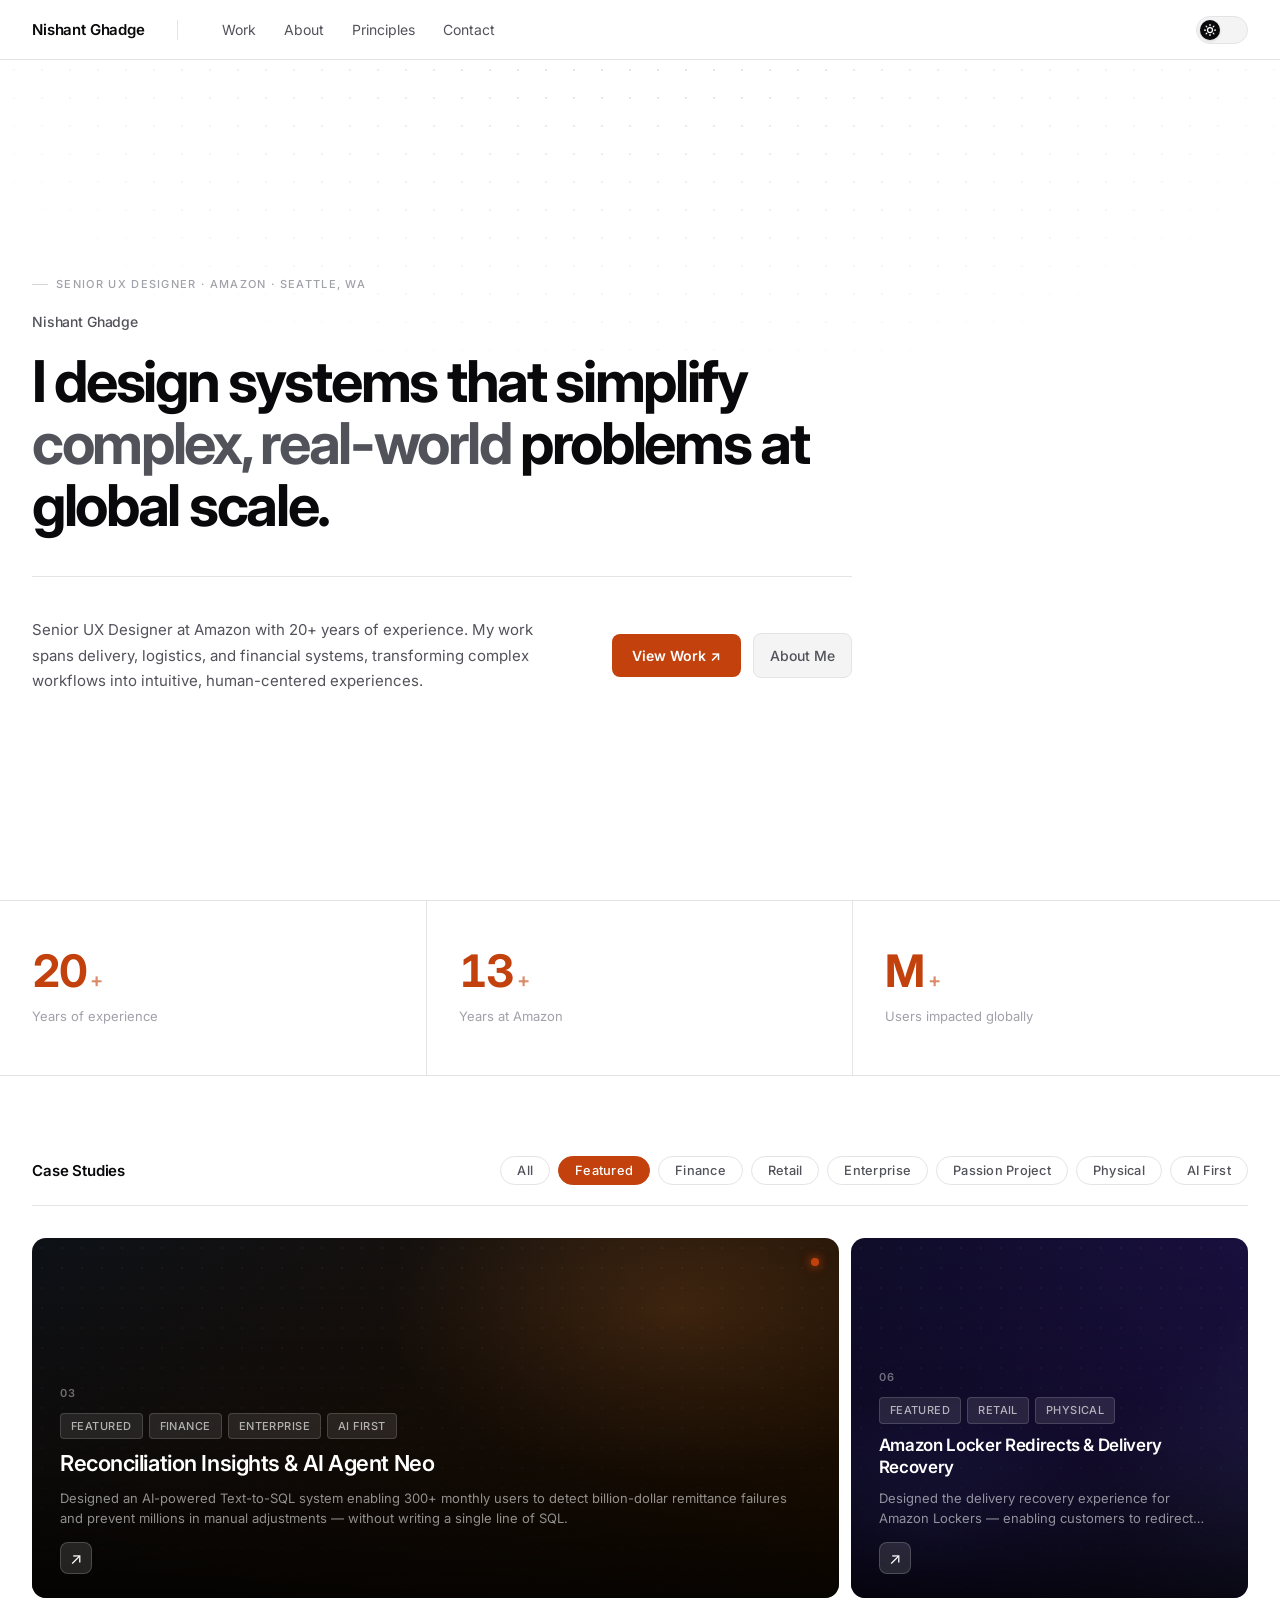
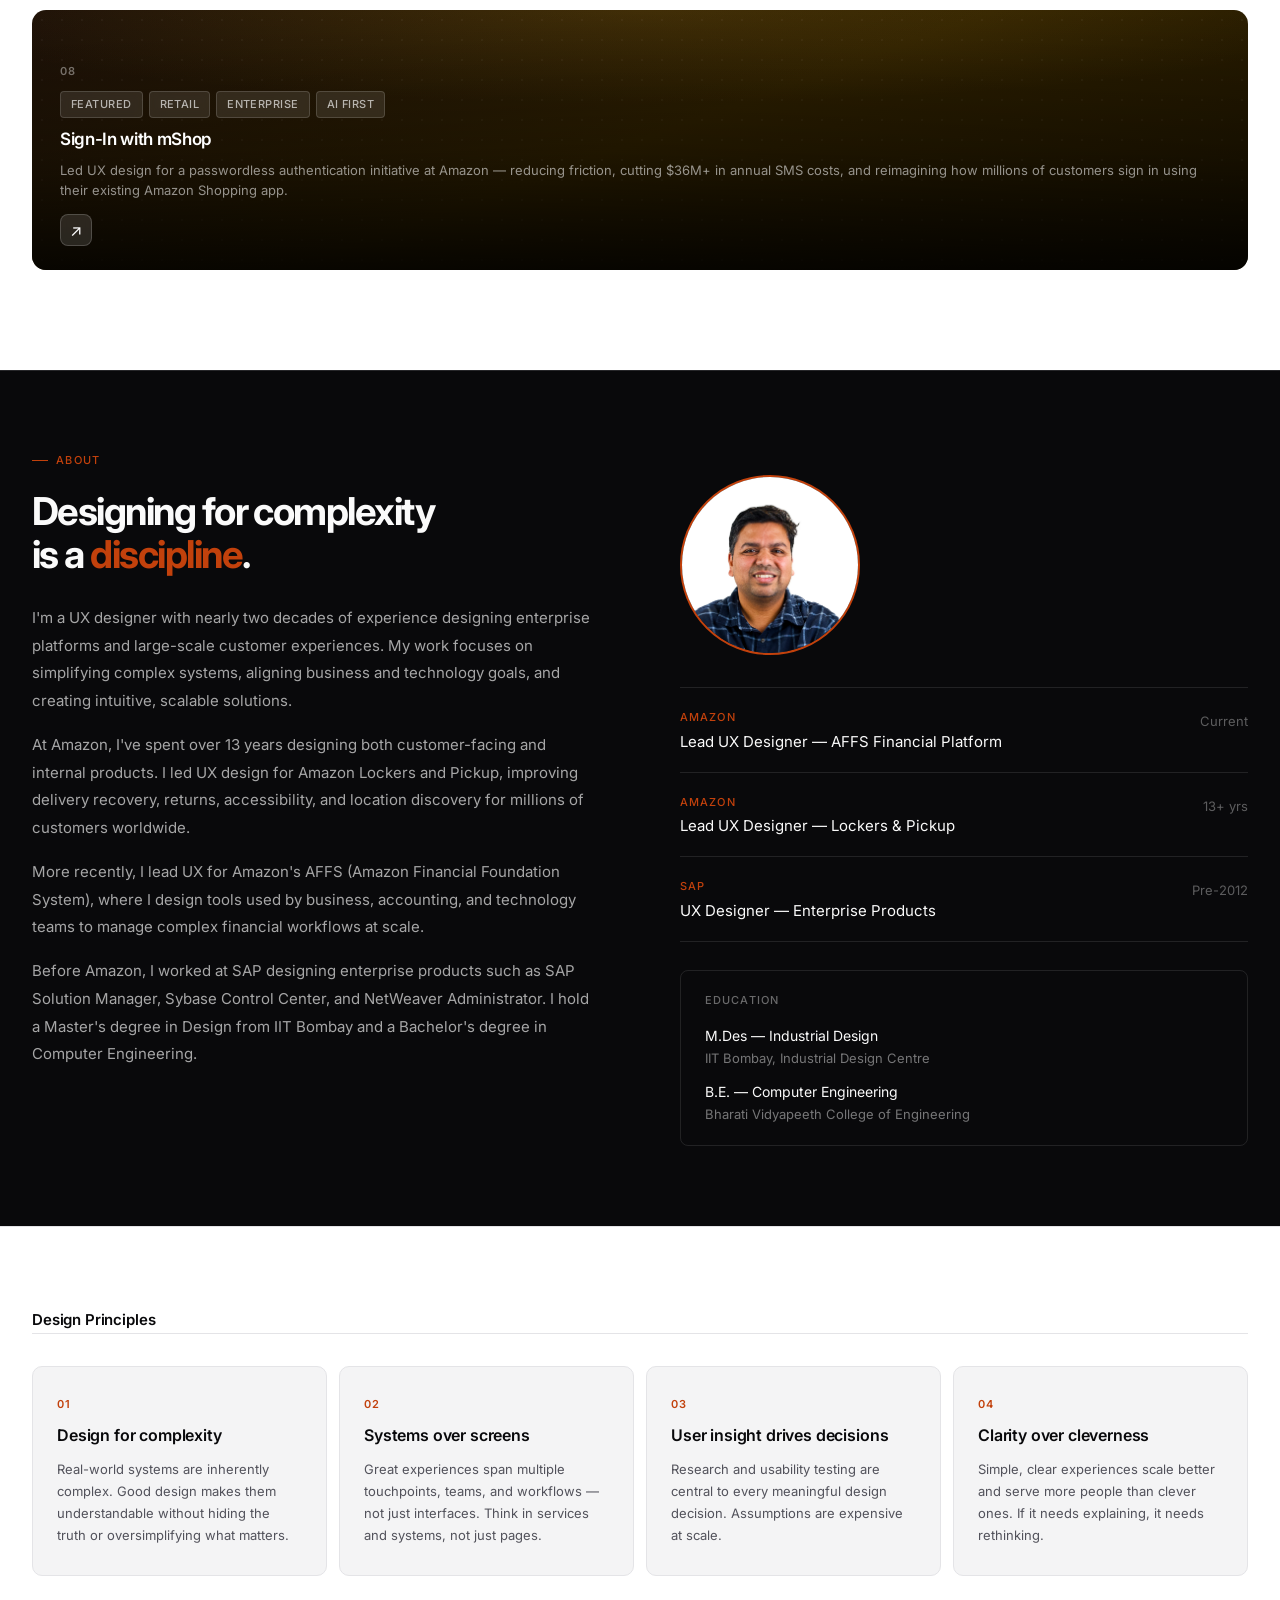
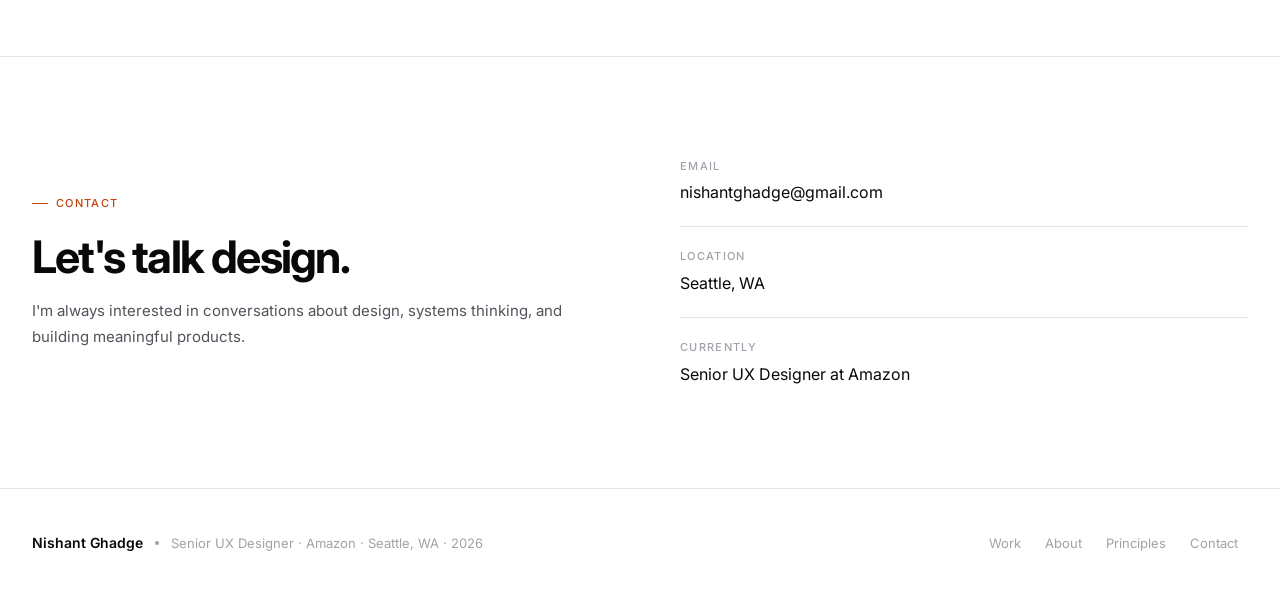
<file: index.html>
<!DOCTYPE html>
<html lang="en" data-theme="light">
<head>
<meta charset="UTF-8" />
<meta name="viewport" content="width=device-width, initial-scale=1.0" />
<meta name="description" content="Nishant Ghadge — Senior UX Designer at Amazon with 20 years of experience designing enterprise platforms and customer-facing products used by millions worldwide." />
<meta name="author" content="Nishant Ghadge" />
<meta property="og:title" content="Nishant Ghadge — UX Designer" />
<meta property="og:description" content="Senior UX Designer at Amazon. Designing systems that simplify complex, real-world problems at global scale." />
<meta property="og:type" content="website" />
<meta property="og:url" content="https://nishantghadge.com" />
<meta name="twitter:card" content="summary_large_image" />
<title>Nishant Ghadge — UX Designer</title>
<link rel="preconnect" href="https://fonts.googleapis.com" />
<link rel="preconnect" href="https://fonts.gstatic.com" crossorigin />
<link href="https://fonts.googleapis.com/css2?family=Inter:wght@300;400;500;600;700&display=swap" rel="stylesheet" />
<link rel="stylesheet" href="main.css" />
<script src="https://identity.netlify.com/v1/netlify-identity-widget.js"></script>
</head>
<body>

<!-- NAV -->
<nav id="nav">
  <div class="nav-inner">
    <div class="nav-left">
      <a href="#hero" class="nav-logo">Nishant Ghadge</a>
      <div class="nav-divider"></div>
      <ul class="nav-links">
        <li><a href="#work">Work</a></li>
        <li><a href="#about">About</a></li>
        <li><a href="#principles">Principles</a></li>
        <li><a href="#contact">Contact</a></li>
      </ul>
    </div>
    <div class="nav-right">
      <button class="theme-toggle" id="themeToggle" aria-label="Toggle dark mode">
        <div class="toggle-thumb">
          <svg class="toggle-icon icon-sun" viewBox="0 0 24 24" fill="none" stroke="currentColor" stroke-width="2.5" stroke-linecap="round" stroke-linejoin="round">
            <circle cx="12" cy="12" r="5"/><line x1="12" y1="1" x2="12" y2="3"/><line x1="12" y1="21" x2="12" y2="23"/>
            <line x1="4.22" y1="4.22" x2="5.64" y2="5.64"/><line x1="18.36" y1="18.36" x2="19.78" y2="19.78"/>
            <line x1="1" y1="12" x2="3" y2="12"/><line x1="21" y1="12" x2="23" y2="12"/>
            <line x1="4.22" y1="19.78" x2="5.64" y2="18.36"/><line x1="18.36" y1="5.64" x2="19.78" y2="4.22"/>
          </svg>
          <svg class="toggle-icon icon-moon" viewBox="0 0 24 24" fill="none" stroke="currentColor" stroke-width="2.5" stroke-linecap="round" stroke-linejoin="round">
            <path d="M21 12.79A9 9 0 1 1 11.21 3 7 7 0 0 0 21 12.79z"/>
          </svg>
        </div>
      </button>
      <button class="nav-mobile-toggle" aria-label="Toggle menu" id="menuToggle">
        <span></span><span></span>
      </button>
    </div>
  </div>
</nav>

<!-- MOBILE MENU -->
<div class="mobile-menu" id="mobileMenu">
  <ul>
    <li><a href="#work" class="mobile-link">Work</a></li>
    <li><a href="#about" class="mobile-link">About</a></li>
    <li><a href="#principles" class="mobile-link">Principles</a></li>
    <li><a href="#contact" class="mobile-link">Contact</a></li>
  </ul>
</div>

<!-- HERO -->
<section class="hero" id="hero">
  <div class="hero-inner">
    <div class="hero-label">Senior UX Designer · Amazon · Seattle, WA</div>
    <div class="hero-name">Nishant Ghadge</div>
    <h1 class="hero-headline">I design systems that simplify <em>complex, real-world</em> problems at global scale.</h1>
    <div class="hero-divider"></div>
    <div class="hero-bottom">
      <p class="hero-intro">Senior UX Designer at Amazon with 20+ years of experience. My work spans delivery, logistics, and financial systems, transforming complex workflows into intuitive, human-centered experiences.</p>
      <div class="hero-actions">
        <a href="#work" class="btn-primary">View Work ↗</a>
        <a href="#about" class="btn-secondary">About Me</a>
      </div>
    </div>
  </div>
</section>

<!-- STATS -->
<section class="stats-section" id="stats">
  <div class="stats-grid">
    <div class="stat-cell">
      <div class="stat-cell-accent"></div>
      <div class="stat-row"><span class="stat-number">20</span><span class="stat-suffix">+</span></div>
      <div class="stat-label">Years of experience</div>
    </div>
    <div class="stat-cell">
      <div class="stat-cell-accent"></div>
      <div class="stat-row"><span class="stat-number">13</span><span class="stat-suffix">+</span></div>
      <div class="stat-label">Years at Amazon</div>
    </div>
    <div class="stat-cell">
      <div class="stat-cell-accent"></div>
      <div class="stat-row"><span class="stat-number">M</span><span class="stat-suffix">+</span></div>
      <div class="stat-label">Users impacted globally</div>
    </div>
  </div>
</section>

<!-- WORK -->
<section class="work-section" id="work">
  <div class="section-inner">
    <div class="section-header">
      <div class="section-left">
        <span class="section-title">Case Studies</span>
      </div>
      <div class="cs-filter-bar" id="cs-filter-bar">
        <!-- Injected by main.js -->
      </div>
    </div>
    <div class="mosaic" id="case-studies-list">
      <!-- Injected by main.js -->
    </div>
  </div>
</section>

<!-- ABOUT -->
<section class="about-section" id="about">
  <div class="about-inner">
    <div class="about-grid">
      <div class="about-left reveal">
        <div class="about-label">About</div>
        <h2 class="about-headline">Designing for complexity<br>is a <em>discipline</em>.</h2>
        <div class="about-body" id="about-body">
          <!-- Injected by JS -->
        </div>
      </div>
      <div class="about-right reveal" style="transition-delay:0.15s">
        <div class="about-photo-wrap">
          <img src="Assets/Nishant Ghadge.jpg" alt="Nishant Ghadge" class="about-photo" />
        </div>
        <div class="about-roles" id="about-roles"><!-- Injected by JS --></div>
        <div class="about-edu" id="about-edu"><!-- Injected by JS --></div>
      </div>
    </div>
  </div>
</section>

<!-- PRINCIPLES -->
<section class="principles-section" id="principles">
  <div class="section-inner">
    <div class="section-header reveal" style="padding:0">
      <div class="section-left">
        <span class="section-title">Design Principles</span>
      </div>
    </div>
  </div>
  <div class="principles-grid" id="principles-grid"><!-- Injected by JS --></div>
</section>

<!-- CONTACT -->
<section class="contact-section" id="contact">
  <div class="contact-inner">
    <div class="reveal">
      <div class="contact-label">Contact</div>
      <h2 class="contact-headline">Let's talk design.</h2>
      <p class="contact-sub">I'm always interested in conversations about design, systems thinking, and building meaningful products.</p>
    </div>
    <div class="contact-links reveal" style="transition-delay:0.12s" id="contact-links"><!-- Injected by JS --></div>
  </div>
</section>

<!-- FOOTER -->
<footer>
  <div class="footer-inner">
    <div class="footer-left">
      <span class="footer-name">Nishant Ghadge</span>
      <div class="footer-sep"></div>
      <span class="footer-role">Senior UX Designer · Amazon · Seattle, WA · <span id="footer-year"></span></span>
    </div>
    <ul class="footer-links">
      <li><a href="#work">Work</a></li>
      <li><a href="#about">About</a></li>
      <li><a href="#principles">Principles</a></li>
      <li><a href="#contact">Contact</a></li>
    </ul>
  </div>
</footer>

<script src="content.js"></script>
<script src="main.js"></script>
<script>
  if (window.netlifyIdentity) {
    window.netlifyIdentity.on("init", user => {
      if (!user) {
        window.netlifyIdentity.on("login", () => {
          document.location.href = "/admin/";
        });
      }
    });
  }
</script>
</body>
</html>
</file>
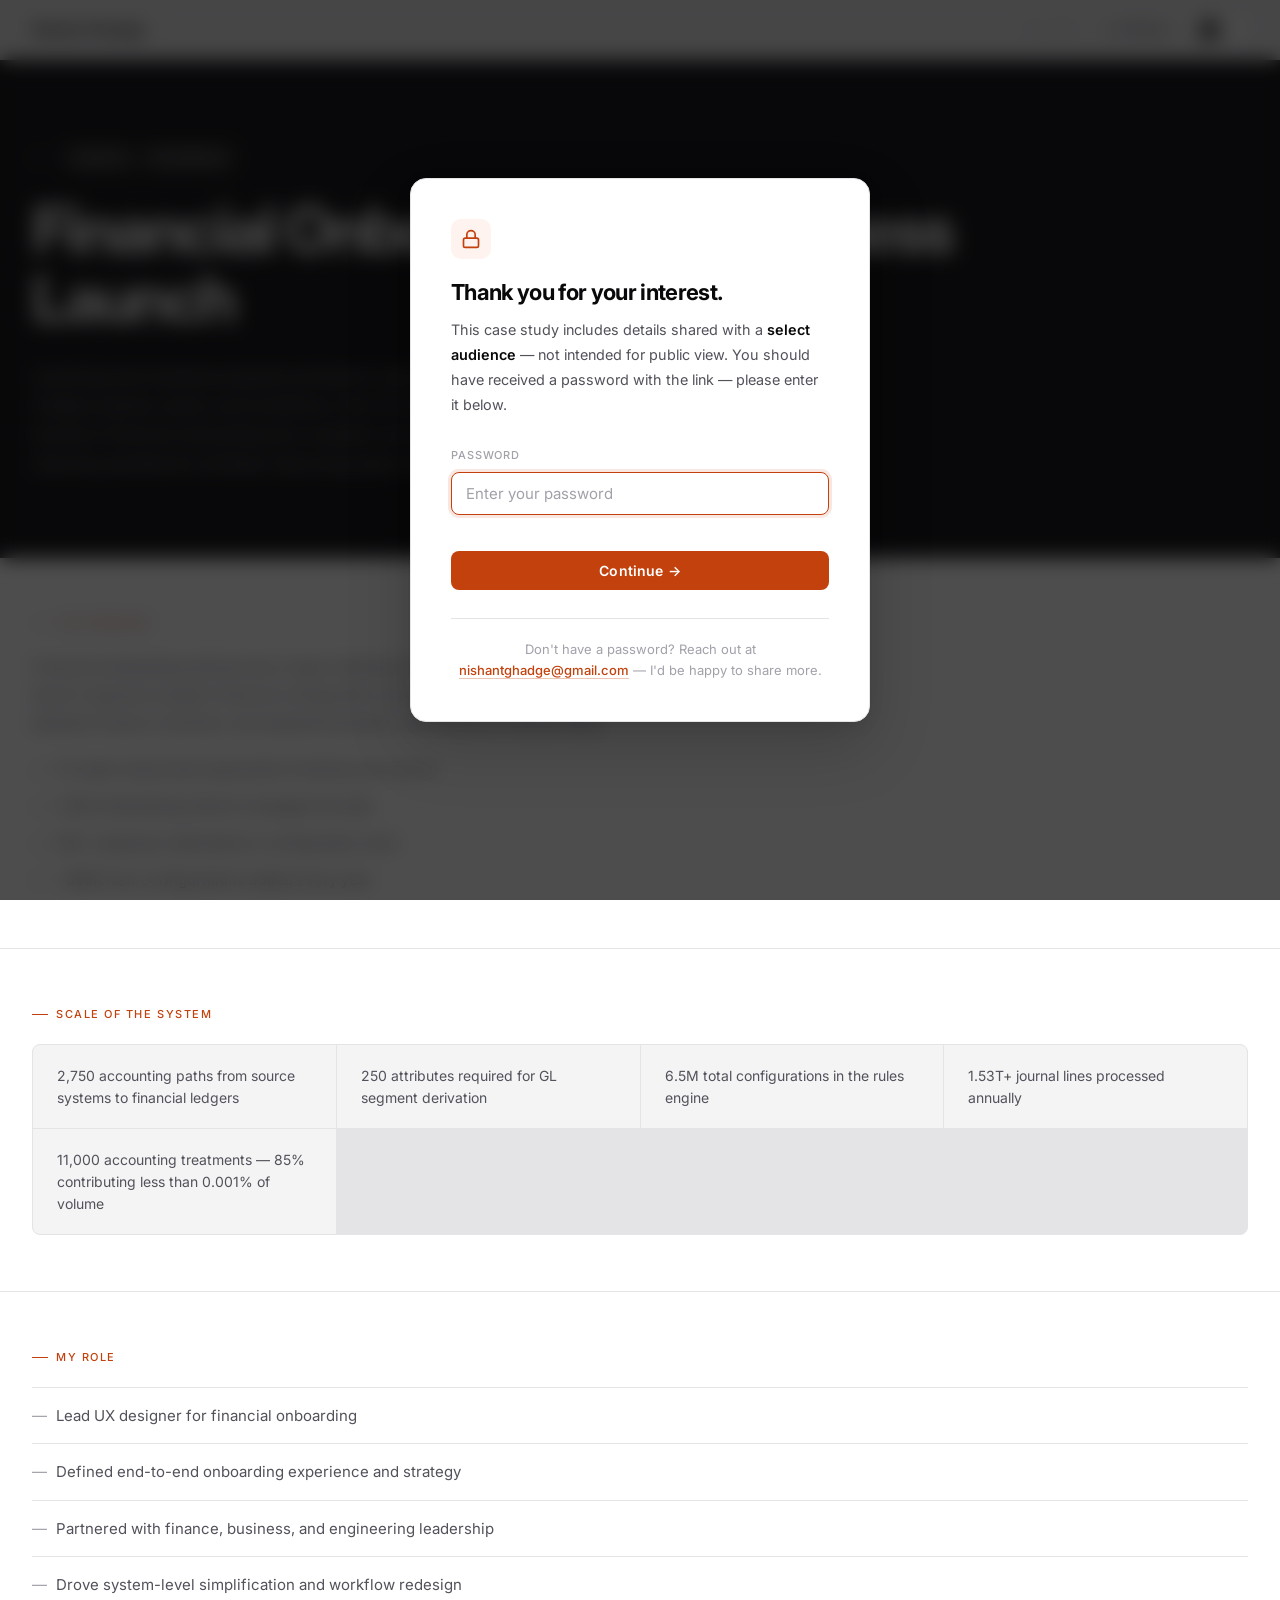
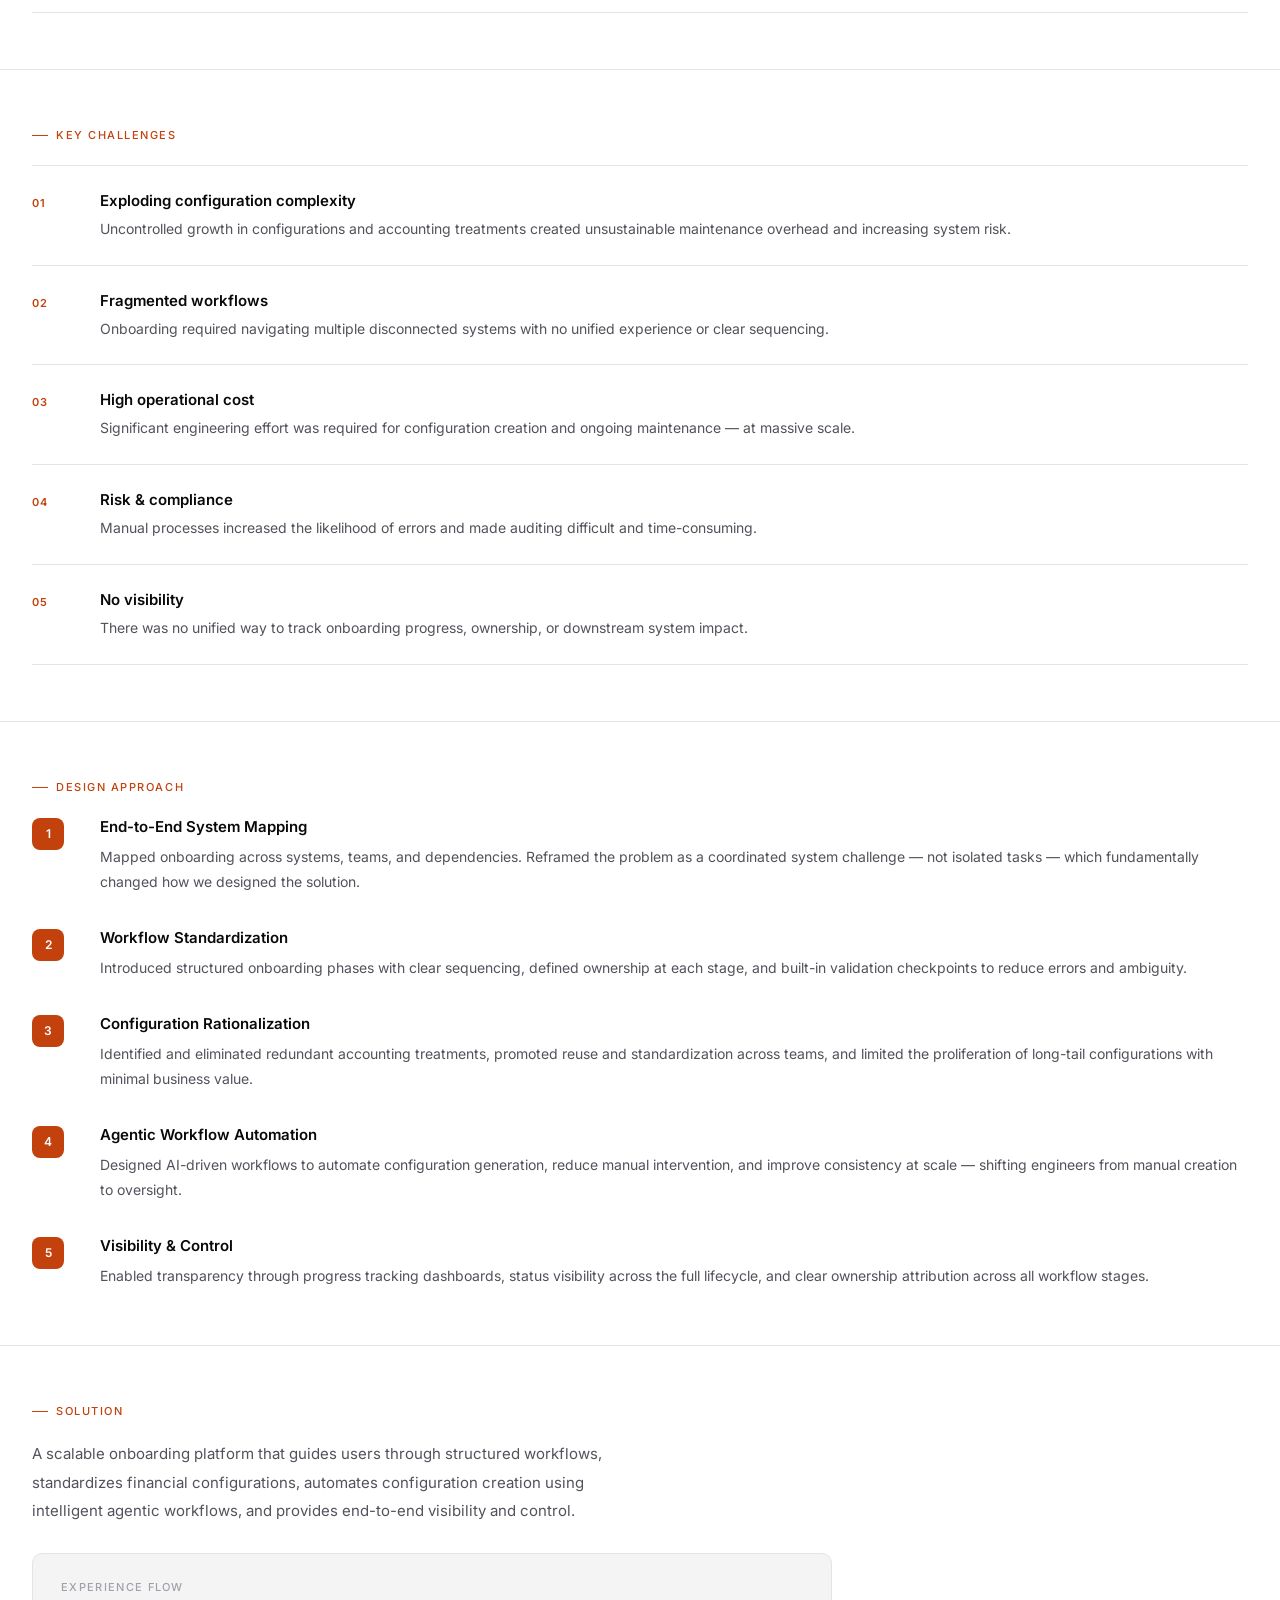
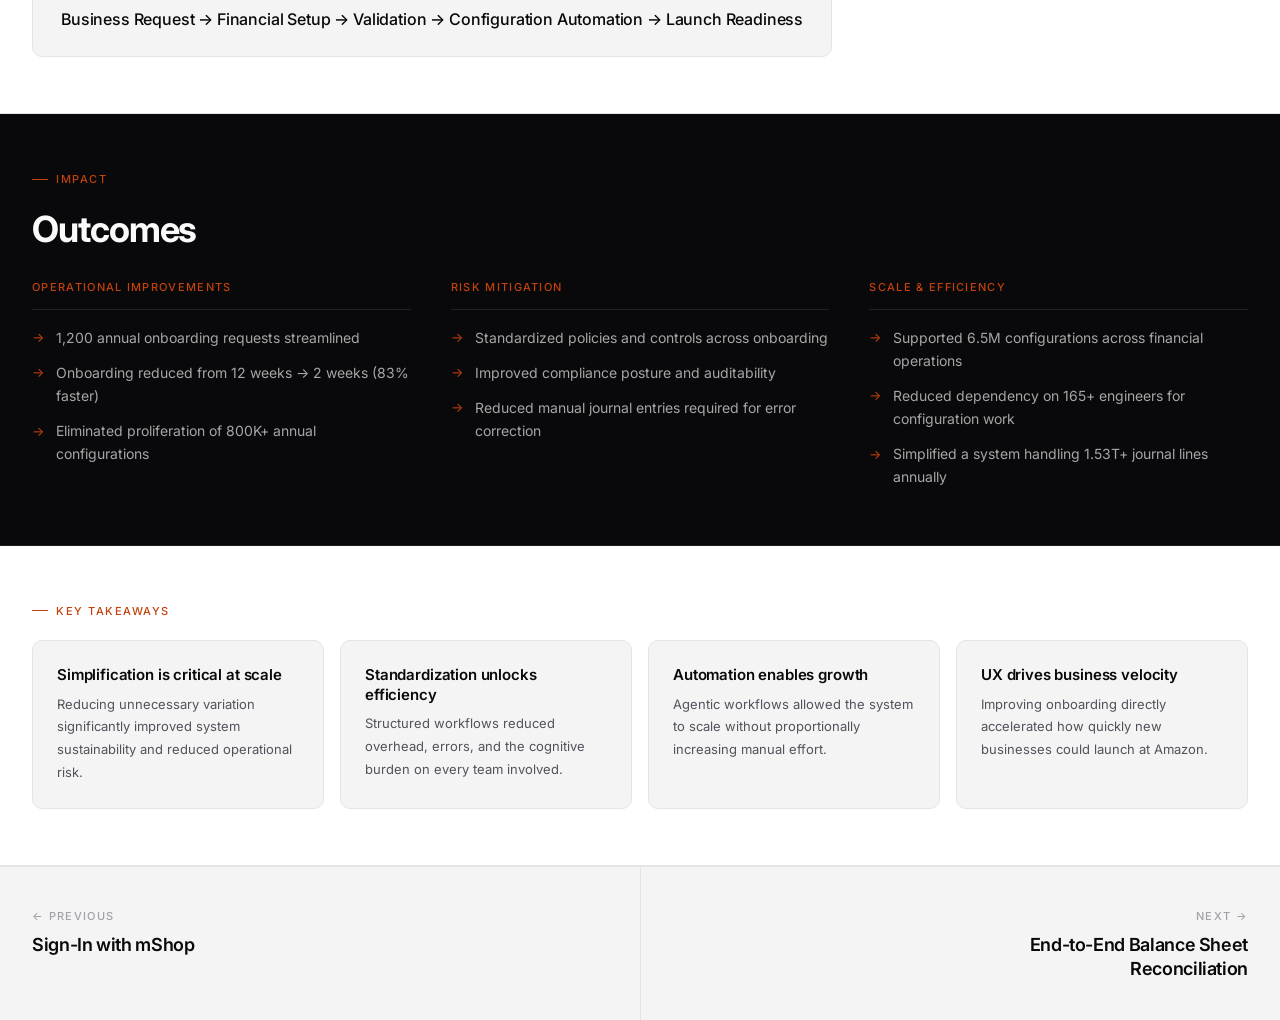
<file: case-study.html>
<!DOCTYPE html>
<html lang="en" data-theme="light">
<head>
<meta charset="UTF-8" />
<meta name="viewport" content="width=device-width, initial-scale=1.0" />
<meta name="author" content="Nishant Ghadge" />
<title>Case Study — Nishant Ghadge</title>
<link rel="preconnect" href="https://fonts.googleapis.com" />
<link rel="preconnect" href="https://fonts.gstatic.com" crossorigin />
<link href="https://fonts.googleapis.com/css2?family=Inter:wght@300;400;500;600;700&display=swap" rel="stylesheet" />
<link rel="stylesheet" href="case-study.css" />
<script src="https://identity.netlify.com/v1/netlify-identity-widget.js"></script>
<script src="auth-guard.js"></script>
</head>
<body class="cs-page">

<!-- NAV -->
<nav id="cs-nav">
  <div class="cs-nav-inner">
    <div class="cs-nav-left">
      <a href="index.html" class="cs-nav-logo">Nishant Ghadge</a>
    </div>
    <div class="cs-nav-right">
      <span class="cs-nav-counter" id="cs-counter"></span>
      <a href="index.html#work" class="cs-nav-back">← All Work</a>
      <button class="theme-toggle" id="themeToggle" aria-label="Toggle dark mode">
        <div class="toggle-thumb">
          <svg class="toggle-icon icon-sun" viewBox="0 0 24 24" fill="none" stroke="currentColor" stroke-width="2.5" stroke-linecap="round" stroke-linejoin="round">
            <circle cx="12" cy="12" r="5"/><line x1="12" y1="1" x2="12" y2="3"/><line x1="12" y1="21" x2="12" y2="23"/>
            <line x1="4.22" y1="4.22" x2="5.64" y2="5.64"/><line x1="18.36" y1="18.36" x2="19.78" y2="19.78"/>
            <line x1="1" y1="12" x2="3" y2="12"/><line x1="21" y1="12" x2="23" y2="12"/>
            <line x1="4.22" y1="19.78" x2="5.64" y2="18.36"/><line x1="18.36" y1="5.64" x2="19.78" y2="4.22"/>
          </svg>
          <svg class="toggle-icon icon-moon" viewBox="0 0 24 24" fill="none" stroke="currentColor" stroke-width="2.5" stroke-linecap="round" stroke-linejoin="round">
            <path d="M21 12.79A9 9 0 1 1 11.21 3 7 7 0 0 0 21 12.79z"/>
          </svg>
        </div>
      </button>
    </div>
  </div>
</nav>

<!-- HERO -->
<header id="cs-hero">
  <div class="cs-hero-inner">
    <div class="cs-hero-meta">
      <span class="cs-num-label" id="cs-num-label"></span>
      <div class="cs-tags-row" id="cs-tags-row"></div>
    </div>
    <h1 class="cs-main-title" id="cs-main-title"></h1>
    <p class="cs-overview-text" id="cs-overview-text"></p>
  </div>
</header>

<!-- CONTENT -->
<main id="cs-content"></main>

<!-- PAGINATION -->
<nav class="cs-pagination" id="cs-pagination"></nav>

<script src="content.js"></script>
<script src="case-study.js"></script>
<script>
  if (window.netlifyIdentity) {
    window.netlifyIdentity.on("init", user => {
      if (!user) {
        window.netlifyIdentity.on("login", () => {
          document.location.href = "/admin/";
        });
      }
    });
  }
</script>
</body>
</html>
</file>
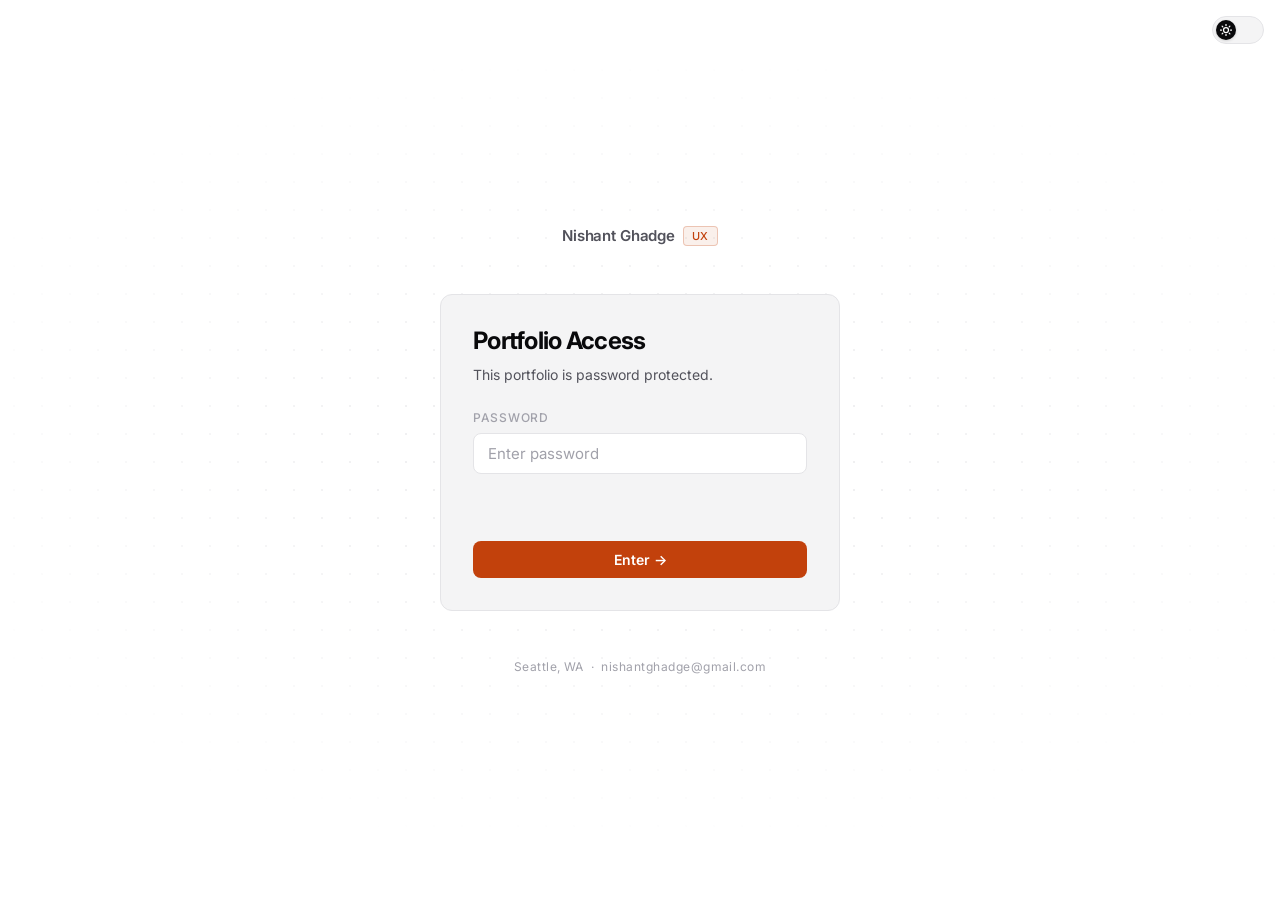
<file: gate.html>
<!DOCTYPE html>
<html lang="en" data-theme="light">
<head>
<meta charset="UTF-8" />
<meta name="viewport" content="width=device-width, initial-scale=1.0" />
<title>Nishant Ghadge — UX Designer</title>
<link rel="preconnect" href="https://fonts.googleapis.com" />
<link rel="preconnect" href="https://fonts.gstatic.com" crossorigin />
<link href="https://fonts.googleapis.com/css2?family=Inter:wght@300;400;500;600;700&display=swap" rel="stylesheet" />
<style>
  *, *::before, *::after { box-sizing: border-box; margin: 0; padding: 0; }

  :root {
    --bg:          #FFFFFF;
    --bg-card:     #F4F4F5;
    --bg-hover:    #E4E4E7;
    --border:      #E4E4E7;
    --border-hover:#D4D4D8;
    --text:        #09090B;
    --text-muted:  #52525B;
    --text-dim:    #A1A1AA;
    --accent:      #C2410C;
    --accent-dim:  rgba(194,65,12,0.08);
    --accent-glow: rgba(194,65,12,0.25);
    --dot-color:   #D4D4D8;
  }

  [data-theme="dark"] {
    --bg:          #09090B;
    --bg-card:     #18181B;
    --bg-hover:    #1C1C1F;
    --border:      #27272A;
    --border-hover:#3F3F46;
    --text:        #FAFAFA;
    --text-muted:  #A1A1AA;
    --text-dim:    #71717A;
    --accent:      #FB923C;
    --accent-dim:  rgba(251,146,60,0.12);
    --accent-glow: rgba(251,146,60,0.35);
    --dot-color:   #27272A;
  }

  html, body {
    height: 100%;
    font-family: 'Inter', ui-sans-serif, system-ui, sans-serif;
    background: var(--bg);
    color: var(--text);
    -webkit-font-smoothing: antialiased;
    transition: background 0.25s ease, color 0.25s ease;
  }

  .gate-wrap {
    min-height: 100vh;
    display: flex;
    flex-direction: column;
    align-items: center;
    justify-content: center;
    padding: 2rem;
    position: relative;
    overflow: hidden;
  }

  .gate-wrap::before {
    content: '';
    position: absolute; inset: 0;
    background-image: radial-gradient(circle, var(--dot-color) 1px, transparent 1px);
    background-size: 28px 28px;
    opacity: 0.5;
    pointer-events: none;
    transition: opacity 0.25s ease;
  }

  .gate-wrap::after {
    content: '';
    position: absolute; inset: 0;
    background: radial-gradient(ellipse 80% 60% at 50% 50%, transparent 0%, var(--bg) 75%);
    pointer-events: none;
    transition: background 0.25s ease;
  }

  .gate-logo {
    font-size: 0.9375rem;
    font-weight: 600;
    letter-spacing: -0.01em;
    color: var(--text-muted);
    margin-bottom: 48px;
    position: relative; z-index: 1;
    display: flex; align-items: center; gap: 8px;
  }

  .gate-logo-badge {
    display: inline-flex; align-items: center;
    padding: 2px 8px;
    background: var(--accent-dim);
    border: 1px solid rgba(194,65,12,0.25);
    border-radius: 4px;
    font-size: 0.6875rem; font-weight: 500;
    color: var(--accent);
    letter-spacing: 0.04em; text-transform: uppercase;
  }

  [data-theme="dark"] .gate-logo-badge {
    border-color: rgba(251,146,60,0.3);
  }

  .gate-card {
    width: 100%;
    max-width: 400px;
    background: var(--bg-card);
    border: 1px solid var(--border);
    border-radius: 12px;
    padding: 32px;
    display: flex;
    flex-direction: column;
    gap: 24px;
    position: relative; z-index: 1;
    transition: background 0.25s ease, border-color 0.25s ease;
  }

  .gate-header { display: flex; flex-direction: column; gap: 8px; }

  .gate-title {
    font-size: 1.5rem;
    font-weight: 700;
    letter-spacing: -0.03em;
    line-height: 1.2;
    color: var(--text);
  }

  .gate-subtitle {
    font-size: 0.875rem;
    color: var(--text-muted);
    line-height: 1.6;
  }

  .gate-field {
    display: flex;
    flex-direction: column;
    gap: 8px;
  }

  .gate-field label {
    font-size: 0.75rem;
    font-weight: 500;
    letter-spacing: 0.06em;
    text-transform: uppercase;
    color: var(--text-dim);
  }

  .gate-field input {
    background: var(--bg);
    border: 1px solid var(--border);
    border-radius: 8px;
    color: var(--text);
    font-family: 'Inter', ui-sans-serif, system-ui, sans-serif;
    font-size: 0.9375rem;
    padding: 10px 14px;
    outline: none;
    transition: border-color 0.2s, background 0.25s ease;
    width: 100%;
  }

  .gate-field input:focus {
    border-color: var(--accent);
    box-shadow: 0 0 0 3px var(--accent-dim);
  }

  .gate-field input::placeholder {
    color: var(--text-dim);
  }

  .gate-btn {
    background: var(--accent);
    border: none;
    border-radius: 8px;
    color: #fff;
    cursor: pointer;
    font-family: 'Inter', ui-sans-serif, system-ui, sans-serif;
    font-size: 0.875rem;
    font-weight: 600;
    padding: 10px 20px;
    transition: box-shadow 0.25s ease, transform 0.15s ease, opacity 0.2s;
    width: 100%;
  }

  [data-theme="dark"] .gate-btn { color: #1c0800; }

  .gate-btn:hover:not(:disabled) {
    transform: translateY(-1px);
    box-shadow: 0 0 20px 4px var(--accent-glow), 0 4px 12px rgba(0,0,0,0.1);
  }

  .gate-btn:disabled { opacity: 0.4; cursor: not-allowed; }

  .gate-error {
    font-size: 0.8125rem;
    color: #ef4444;
    text-align: center;
    min-height: 1.2rem;
    letter-spacing: 0.01em;
  }

  .gate-footer {
    margin-top: 48px;
    font-size: 0.75rem;
    color: var(--text-dim);
    letter-spacing: 0.04em;
    position: relative; z-index: 1;
    transition: color 0.25s ease;
  }

  /* Theme toggle */
  .gate-theme-toggle {
    position: fixed; top: 16px; right: 16px;
    width: 52px; height: 28px;
    background: var(--bg-card);
    border: 1px solid var(--border);
    border-radius: 100px;
    cursor: pointer;
    transition: background 0.25s ease, border-color 0.25s ease;
    z-index: 10;
  }

  .gate-theme-toggle:hover { border-color: var(--border-hover); }

  .toggle-thumb {
    position: absolute;
    top: 3px; left: 3px;
    width: 20px; height: 20px;
    border-radius: 50%;
    background: var(--text);
    display: flex; align-items: center; justify-content: center;
    transition: transform 0.25s cubic-bezier(0.34,1.56,0.64,1), background 0.25s ease;
    box-shadow: 0 1px 3px rgba(0,0,0,0.15);
  }

  [data-theme="dark"] .toggle-thumb { transform: translateX(24px); }

  .toggle-icon { width: 12px; height: 12px; }
  .icon-sun { display: block; color: var(--bg); }
  .icon-moon { display: none; color: var(--bg); }
  [data-theme="dark"] .icon-sun { display: none; }
  [data-theme="dark"] .icon-moon { display: block; }
</style>
</head>
<body>

<button class="gate-theme-toggle" id="themeToggle" aria-label="Toggle dark mode">
  <div class="toggle-thumb">
    <svg class="toggle-icon icon-sun" viewBox="0 0 24 24" fill="none" stroke="currentColor" stroke-width="2.5" stroke-linecap="round" stroke-linejoin="round">
      <circle cx="12" cy="12" r="5"/><line x1="12" y1="1" x2="12" y2="3"/><line x1="12" y1="21" x2="12" y2="23"/>
      <line x1="4.22" y1="4.22" x2="5.64" y2="5.64"/><line x1="18.36" y1="18.36" x2="19.78" y2="19.78"/>
      <line x1="1" y1="12" x2="3" y2="12"/><line x1="21" y1="12" x2="23" y2="12"/>
      <line x1="4.22" y1="19.78" x2="5.64" y2="18.36"/><line x1="18.36" y1="5.64" x2="19.78" y2="4.22"/>
    </svg>
    <svg class="toggle-icon icon-moon" viewBox="0 0 24 24" fill="none" stroke="currentColor" stroke-width="2.5" stroke-linecap="round" stroke-linejoin="round">
      <path d="M21 12.79A9 9 0 1 1 11.21 3 7 7 0 0 0 21 12.79z"/>
    </svg>
  </div>
</button>

<div class="gate-wrap">
  <div class="gate-logo">
    Nishant Ghadge
    <span class="gate-logo-badge">UX</span>
  </div>

  <div class="gate-card">
    <div class="gate-header">
      <h1 class="gate-title">Portfolio Access</h1>
      <p class="gate-subtitle">This portfolio is password protected.</p>
    </div>

    <div class="gate-field">
      <label for="pw">Password</label>
      <input type="password" id="pw" placeholder="Enter password" autocomplete="current-password" />
    </div>

    <div class="gate-error" id="gate-error"></div>

    <button class="gate-btn" id="gate-btn">Enter →</button>
  </div>

  <div class="gate-footer">Seattle, WA &nbsp;·&nbsp; nishantghadge@gmail.com</div>
</div>

<script>
(function () {
  // Theme toggle
  var themeToggle = document.getElementById('themeToggle');
  var html = document.documentElement;
  var saved = localStorage.getItem('portfolio-theme');
  if (saved) html.setAttribute('data-theme', saved);
  themeToggle.addEventListener('click', function() {
    var next = html.getAttribute('data-theme') === 'dark' ? 'light' : 'dark';
    html.setAttribute('data-theme', next);
    localStorage.setItem('portfolio-theme', next);
  });

  // Gate logic
  var HASH = 'ff40b6f558fcd4e5be53d7b737b0f90fbd67fb0e2474c9ff0053772d1d12354e';
  var SESSION_KEY = 'ng_portfolio_auth';

  if (sessionStorage.getItem(SESSION_KEY) === '1') {
    window.location.replace('index.html');
    return;
  }

  function hexFromBuffer(buf) {
    return Array.from(new Uint8Array(buf))
      .map(function (b) { return b.toString(16).padStart(2, '0'); })
      .join('');
  }

  async function attempt() {
    var pw = document.getElementById('pw').value;
    if (!pw) return;

    var btn = document.getElementById('gate-btn');
    var err = document.getElementById('gate-error');
    btn.disabled = true;
    err.textContent = '';

    try {
      var enc = new TextEncoder().encode(pw);
      var hashBuf = await crypto.subtle.digest('SHA-256', enc);
      var hex = hexFromBuffer(hashBuf);

      if (hex === HASH) {
        sessionStorage.setItem(SESSION_KEY, '1');
        var dest = new URLSearchParams(window.location.search).get('next') || 'index.html';
        window.location.replace(dest);
      } else {
        err.textContent = 'Incorrect password. Please try again.';
        btn.disabled = false;
        document.getElementById('pw').select();
      }
    } catch (e) {
      err.textContent = 'Something went wrong. Please try again.';
      btn.disabled = false;
    }
  }

  document.getElementById('gate-btn').addEventListener('click', attempt);
  document.getElementById('pw').addEventListener('keydown', function (e) {
    if (e.key === 'Enter') attempt();
  });
})();
</script>
</body>
</html>
</file>
<file: main.css>
*, *::before, *::after { box-sizing: border-box; margin: 0; padding: 0; }

/* ─── LIGHT MODE (default) ─── */
:root {
  --bg:          #FFFFFF;
  --bg-card:     #F4F4F5;
  --bg-hover:    #E4E4E7;
  --border:      #E4E4E7;
  --border-hover:#D4D4D8;
  --text:        #09090B;
  --text-muted:  #52525B;
  --text-dim:    #A1A1AA;
  --accent:      #C2410C;
  --accent-dim:  rgba(194,65,12,0.08);
  --accent-glow: rgba(194,65,12,0.25);
  --dot-color:   #D4D4D8;
  --nav-bg:      rgba(255,255,255,0.90);
}

/* ─── DARK MODE ─── */
[data-theme="dark"] {
  --bg:          #09090B;
  --bg-card:     #18181B;
  --bg-hover:    #1C1C1F;
  --border:      #27272A;
  --border-hover:#3F3F46;
  --text:        #FAFAFA;
  --text-muted:  #A1A1AA;
  --text-dim:    #71717A;
  --accent:      #FB923C;
  --accent-dim:  rgba(251,146,60,0.12);
  --accent-glow: rgba(251,146,60,0.35);
  --dot-color:   #27272A;
  --nav-bg:      rgba(9,9,11,0.88);
}

html { font-size: 16px; scroll-behavior: smooth; }

body {
  font-family: 'Inter', ui-sans-serif, system-ui, sans-serif;
  background: var(--bg);
  color: var(--text);
  line-height: 1.7;
  -webkit-font-smoothing: antialiased;
  overflow-x: hidden;
  transition: background 0.25s ease, color 0.25s ease;
}

/* ─── NAV ─── */
#nav {
  position: fixed; top: 0; left: 0; right: 0; z-index: 100;
  background: var(--nav-bg);
  backdrop-filter: blur(16px);
  -webkit-backdrop-filter: blur(16px);
  border-bottom: 1px solid var(--border);
  height: 60px;
  display: flex; align-items: center;
  transition: background 0.25s ease, border-color 0.25s ease;
}

.nav-inner {
  width: 100%; max-width: 1280px; margin: 0 auto;
  padding: 0 32px;
  display: flex; align-items: center; justify-content: space-between;
}

.nav-left { display: flex; align-items: center; gap: 32px; }

.nav-logo {
  color: var(--text); font-size: 0.9375rem; font-weight: 600;
  text-decoration: none; letter-spacing: -0.01em;
  display: flex; align-items: center; gap: 8px;
  transition: color 0.25s ease;
}

.nav-logo-badge {
  display: inline-flex; align-items: center;
  padding: 2px 8px;
  background: var(--accent-dim);
  border: 1px solid rgba(194,65,12,0.25);
  border-radius: 4px;
  font-size: 0.6875rem; font-weight: 500;
  color: var(--accent);
  letter-spacing: 0.04em; text-transform: uppercase;
  transition: background 0.25s ease, border-color 0.25s ease, color 0.25s ease;
}

[data-theme="dark"] .nav-logo-badge {
  border-color: rgba(251,146,60,0.3);
}

.nav-divider { width: 1px; height: 20px; background: var(--border); transition: background 0.25s ease; }

.nav-links { display: flex; align-items: center; gap: 4px; list-style: none; }

.nav-links a {
  color: var(--text-muted); font-size: 0.875rem; font-weight: 400;
  text-decoration: none; padding: 6px 12px; border-radius: 6px;
  transition: color 0.15s ease, background 0.15s ease;
}

.nav-links a:hover,
.nav-links a.active { color: var(--text); background: var(--bg-card); }

.nav-right { display: flex; align-items: center; gap: 12px; }

/* ─── THEME TOGGLE ─── */
.theme-toggle {
  position: relative;
  width: 52px; height: 28px;
  background: var(--bg-card);
  border: 1px solid var(--border);
  border-radius: 100px;
  cursor: pointer;
  transition: background 0.25s ease, border-color 0.25s ease;
  flex-shrink: 0;
}

.theme-toggle:hover { border-color: var(--border-hover); }

.toggle-thumb {
  position: absolute;
  top: 3px; left: 3px;
  width: 20px; height: 20px;
  border-radius: 50%;
  background: var(--text);
  display: flex; align-items: center; justify-content: center;
  transition: transform 0.25s cubic-bezier(0.34,1.56,0.64,1), background 0.25s ease;
  box-shadow: 0 1px 3px rgba(0,0,0,0.15);
}

[data-theme="dark"] .toggle-thumb { transform: translateX(24px); }

.toggle-icon { width: 12px; height: 12px; }

.icon-sun { display: block; color: var(--bg); }
.icon-moon { display: none; color: var(--bg); }
[data-theme="dark"] .icon-sun { display: none; }
[data-theme="dark"] .icon-moon { display: block; }

/* ─── MOBILE TOGGLE ─── */
.nav-mobile-toggle {
  display: none; flex-direction: column; gap: 5px;
  background: none; border: none; cursor: pointer; padding: 4px;
}

.nav-mobile-toggle span {
  display: block; width: 22px; height: 1.5px;
  background: var(--text); transition: all 0.3s;
}

/* ─── MOBILE MENU ─── */
.mobile-menu {
  display: none; position: fixed; inset: 0; z-index: 90;
  background: var(--bg); padding: 80px 32px 2rem;
  flex-direction: column;
  transition: background 0.25s ease;
}

.mobile-menu.open { display: flex; }

.mobile-menu ul { list-style: none; display: flex; flex-direction: column; gap: 0; }

.mobile-link {
  display: block; padding: 1.25rem 0;
  font-size: 1.75rem; font-weight: 700; letter-spacing: -0.03em;
  color: var(--text); text-decoration: none;
  border-bottom: 1px solid var(--border);
  transition: color 0.2s;
}

.mobile-link:hover { color: var(--accent); }

/* ─── HERO ─── */
.hero {
  padding-top: 60px; min-height: 100vh;
  display: flex; flex-direction: column; justify-content: center;
  position: relative; overflow: hidden;
}

.hero::before {
  content: '';
  position: absolute; inset: 0;
  background-image: radial-gradient(circle, var(--dot-color) 1px, transparent 1px);
  background-size: 28px 28px;
  opacity: 0.7;
  pointer-events: none;
  transition: opacity 0.25s ease;
}

.hero::after {
  content: '';
  position: absolute; inset: 0;
  background: radial-gradient(ellipse 80% 60% at 50% 0%, transparent 0%, var(--bg) 80%);
  pointer-events: none;
  transition: background 0.25s ease;
}

.hero-inner {
  max-width: 1280px; margin: 0 auto;
  padding: 100px 32px;
  width: 100%; position: relative; z-index: 1;
}

.hero-label {
  display: inline-flex; align-items: center; gap: 8px;
  font-size: 0.6875rem; font-weight: 500;
  letter-spacing: 0.12em; text-transform: uppercase;
  color: var(--text-dim); margin-bottom: 16px;
}

.hero-label::before {
  content: ''; display: block;
  width: 16px; height: 1px;
  background: var(--border-hover);
}

.hero-name {
  font-size: 0.875rem; font-weight: 500;
  color: var(--text-muted); letter-spacing: -0.01em;
  margin-bottom: 16px;
}

.hero-headline {
  font-size: clamp(2.25rem, 4.5vw, 4.25rem);
  font-weight: 700; letter-spacing: -0.04em;
  color: var(--text); line-height: 1.08;
  max-width: 820px; margin-bottom: 32px;
}

.hero-headline em {
  font-style: normal; color: var(--text-muted);
}

.hero-divider {
  width: 100%; height: 1px;
  background: var(--border);
  margin: 40px 0; max-width: 820px;
  transition: background 0.25s ease;
}

.hero-bottom {
  display: grid; grid-template-columns: 1fr auto;
  gap: 48px; align-items: center; max-width: 820px;
}

.hero-intro {
  font-size: 0.9375rem; font-weight: 400;
  color: var(--text-muted); line-height: 1.7;
}

.hero-actions { display: flex; align-items: center; gap: 12px; flex-shrink: 0; }

.btn-primary {
  display: inline-flex; align-items: center; gap: 8px;
  background: var(--accent); color: #fff;
  font-family: inherit; font-size: 0.875rem; font-weight: 600;
  padding: 10px 20px; border-radius: 8px; border: none;
  cursor: pointer; text-decoration: none;
  transition: box-shadow 0.25s ease, transform 0.15s ease;
}

[data-theme="dark"] .btn-primary { color: #1c0800; }

.btn-primary:hover {
  transform: translateY(-1px);
  box-shadow: 0 0 20px 4px var(--accent-glow), 0 4px 12px rgba(0,0,0,0.1);
}

.btn-secondary {
  display: inline-flex; align-items: center; gap: 6px;
  background: var(--bg-card); color: var(--text-muted);
  font-family: inherit; font-size: 0.875rem; font-weight: 500;
  padding: 10px 16px; border-radius: 8px;
  border: 1px solid var(--border);
  cursor: pointer; text-decoration: none;
  transition: border-color 0.15s ease, color 0.15s ease, background 0.15s ease;
}

.btn-secondary:hover { border-color: var(--border-hover); color: var(--text); background: var(--bg-hover); }

/* ─── STATS ─── */
.stats-section { border-top: 1px solid var(--border); transition: border-color 0.25s ease; }

.stats-grid {
  max-width: 1280px; margin: 0 auto;
  display: grid; grid-template-columns: repeat(3, 1fr);
}

.stat-cell {
  padding: 48px 32px;
  border-right: 1px solid var(--border);
  position: relative;
  transition: border-color 0.25s ease;
}

.stat-cell:last-child { border-right: none; }

.stat-cell-accent {
  position: absolute; top: 0; left: 0; right: 0; height: 2px;
  background: linear-gradient(90deg, var(--accent) 0%, transparent 100%);
  opacity: 0; transition: opacity 0.2s ease;
}

.stat-cell:hover .stat-cell-accent { opacity: 1; }

.stat-row { display: flex; align-items: baseline; gap: 4px; margin-bottom: 8px; }

.stat-number {
  font-size: clamp(2rem, 3.5vw, 3rem); font-weight: 700;
  letter-spacing: -0.04em; color: var(--accent);
  font-variant-numeric: tabular-nums; line-height: 1;
}

.stat-suffix { font-size: 1.25rem; font-weight: 600; color: var(--accent); opacity: 0.6; }

.stat-label { font-size: 0.8125rem; font-weight: 400; color: var(--text-dim); }

/* ─── WORK ─── */
.work-section { padding: 80px 0 100px; border-top: 1px solid var(--border); transition: border-color 0.25s ease; }

.section-inner { max-width: 1280px; margin: 0 auto; padding: 0 32px; }

.section-header {
  display: flex; align-items: center; justify-content: space-between;
  margin-bottom: 32px; padding-bottom: 20px;
  border-bottom: 1px solid var(--border);
  transition: border-color 0.25s ease;
}

.section-left { display: flex; align-items: center; gap: 16px; }

.section-title { font-size: 0.9375rem; font-weight: 600; color: var(--text); letter-spacing: -0.01em; }

.section-count {
  display: inline-flex; align-items: center;
  padding: 2px 8px;
  background: var(--bg-card); border: 1px solid var(--border);
  border-radius: 4px; font-size: 0.75rem; font-weight: 500;
  color: var(--text-dim); font-variant-numeric: tabular-nums;
  transition: background 0.25s ease, border-color 0.25s ease;
}

/* ─── CASE STUDY FILTER BAR ─── */
.cs-filter-bar {
  display: flex; flex-wrap: wrap; gap: 8px;
  padding: 0;
  justify-content: flex-end;
  align-items: center;
  margin-left: auto;
}

.cs-filter-pill {
  display: inline-flex; align-items: center;
  padding: 6px 16px;
  background: transparent;
  border: 1px solid var(--border);
  border-radius: 100px;
  font-family: inherit;
  font-size: 0.8rem; font-weight: 500;
  color: var(--text-muted);
  cursor: pointer;
  letter-spacing: 0.02em;
  transition: background 0.18s, color 0.18s, border-color 0.18s;
  white-space: nowrap;
}

.cs-filter-pill:hover {
  background: var(--bg-card);
  border-color: var(--border-hover);
  color: var(--text);
}

.cs-filter-pill.active {
  background: var(--accent);
  border-color: var(--accent);
  color: #fff;
}

[data-theme="dark"] .cs-filter-pill.active { color: #1c0800; }

@media (max-width: 640px) {
  .cs-filter-bar { gap: 6px; justify-content: flex-start; margin-left: 0; margin-top: 12px; }
  .cs-filter-pill { font-size: 0.75rem; padding: 5px 12px; }
}

/* ─── MOSAIC GRID ─── */
.mosaic {
  display: grid;
  grid-template-columns: repeat(3, 1fr);
  gap: 12px;
}

.tile {
  position: relative;
  border-radius: 14px;
  overflow: hidden;
  cursor: pointer;
  text-decoration: none;
  display: flex;
  flex-direction: column;
  justify-content: flex-end;
  transition: transform 0.3s cubic-bezier(0.34,1.2,0.64,1), box-shadow 0.3s ease;
}

.tile:hover {
  transform: translateY(-4px);
  box-shadow: 0 20px 40px rgba(0,0,0,0.18);
}

[data-theme="dark"] .tile:hover {
  box-shadow: 0 20px 40px rgba(0,0,0,0.5);
}

/* Layout positions — first 4 tiles in mosaic */
.tile-pos-0 { grid-column: 1 / 3; grid-row: 1; min-height: 360px; }
.tile-pos-1 { grid-column: 3;     grid-row: 1; min-height: 360px; }
.tile-pos-2 { grid-column: 1;     grid-row: 2; min-height: 260px; }
.tile-pos-3 { grid-column: 2 / 4; grid-row: 2; min-height: 260px; }
/* When only 3 tiles shown (Featured), make tile-pos-2 span full width */
.mosaic:has(.tile:nth-child(3):last-child) .tile-pos-2 { grid-column: 1 / -1; }

/* Tiles 4–7: mirror the first mosaic block (alternating pattern) */
.tile-pos-4 { grid-column: 1;     min-height: 260px; }
.tile-pos-5 { grid-column: 2 / 4; min-height: 260px; }
.tile-pos-6 { grid-column: 1 / 3; min-height: 260px; }
.tile-pos-7 { grid-column: 3;     min-height: 260px; }

/* Tile backgrounds */
.tile-bg-0 .tile-bg {
  background:
    radial-gradient(ellipse 60% 80% at 80% 20%, rgba(251,146,60,0.18) 0%, transparent 60%),
    linear-gradient(145deg, #0d1117 0%, #1a1008 50%, #2a1500 100%);
}

.tile-bg-1 .tile-bg {
  background:
    radial-gradient(ellipse 80% 60% at 20% 80%, rgba(99,102,241,0.2) 0%, transparent 60%),
    linear-gradient(135deg, #0f0c29 0%, #1a1040 60%, #302b63 100%);
}

.tile-bg-2 .tile-bg {
  background:
    radial-gradient(ellipse 100% 60% at 50% 0%, rgba(251,191,36,0.12) 0%, transparent 60%),
    linear-gradient(160deg, #1c1008 0%, #2d1f00 50%, #1a1200 100%);
}

.tile-bg-3 .tile-bg {
  background:
    radial-gradient(ellipse 50% 80% at 90% 50%, rgba(239,68,68,0.12) 0%, transparent 60%),
    linear-gradient(125deg, #0c1825 0%, #0a1f2e 50%, #082030 100%);
}

.tile-bg-4 .tile-bg {
  background:
    radial-gradient(ellipse 70% 50% at 30% 70%, rgba(16,185,129,0.15) 0%, transparent 60%),
    linear-gradient(150deg, #071a10 0%, #0d2318 50%, #0a1d14 100%);
}

.tile-bg-5 .tile-bg {
  background:
    radial-gradient(ellipse 80% 60% at 70% 30%, rgba(168,85,247,0.15) 0%, transparent 60%),
    linear-gradient(140deg, #120920 0%, #1e0f35 50%, #160828 100%);
}

.tile-bg-6 .tile-bg {
  background:
    radial-gradient(ellipse 60% 80% at 50% 20%, rgba(251,146,60,0.22) 0%, transparent 60%),
    linear-gradient(155deg, #1a0c00 0%, #2e1500 50%, #1f0e00 100%);
}

.tile-bg-7 .tile-bg {
  background:
    radial-gradient(ellipse 90% 50% at 10% 80%, rgba(56,189,248,0.15) 0%, transparent 60%),
    linear-gradient(130deg, #071523 0%, #0a1e30 50%, #06141f 100%);
}

.tile-bg {
  position: absolute; inset: 0;
  transition: transform 0.5s ease;
}

.tile-bg::after {
  content: '';
  position: absolute; inset: 0;
  background-image: radial-gradient(circle, rgba(255,255,255,0.04) 1px, transparent 1px);
  background-size: 20px 20px;
}

.tile:hover .tile-bg { transform: scale(1.04); }

.tile-scrim {
  position: absolute; inset: 0;
  background: linear-gradient(to top, rgba(0,0,0,0.82) 0%, rgba(0,0,0,0.3) 45%, transparent 100%);
}

.tile-content {
  position: relative; z-index: 1;
  padding: 24px 28px;
  display: flex; flex-direction: column; gap: 10px;
}

.tile-num {
  font-size: 0.6875rem; font-weight: 600;
  letter-spacing: 0.12em; text-transform: uppercase;
  color: rgba(255,255,255,0.4);
}

.tile-tags {
  display: flex; flex-wrap: wrap; gap: 6px;
}

.tile-tag {
  display: inline-flex; align-items: center;
  padding: 3px 10px;
  background: rgba(255,255,255,0.1);
  border: 1px solid rgba(255,255,255,0.15);
  border-radius: 4px;
  font-size: 0.6875rem; font-weight: 500;
  color: rgba(255,255,255,0.65);
  letter-spacing: 0.04em; text-transform: uppercase;
  white-space: nowrap;
  backdrop-filter: blur(4px);
  transition: background 0.2s ease, border-color 0.2s ease;
}

.tile:hover .tile-tag {
  background: rgba(255,255,255,0.15);
  border-color: rgba(255,255,255,0.25);
}

.tile-title {
  font-size: 1.0625rem; font-weight: 600;
  color: #fff; letter-spacing: -0.02em;
  line-height: 1.3;
}

.tile-pos-0 .tile-title { font-size: 1.375rem; }

.tile-desc {
  font-size: 0.8125rem; font-weight: 400;
  color: rgba(255,255,255,0.55); line-height: 1.55;
  display: -webkit-box;
  -webkit-line-clamp: 2;
  -webkit-box-orient: vertical;
  overflow: hidden;
}

.tile-arrow {
  display: inline-flex; align-items: center; justify-content: center;
  width: 32px; height: 32px;
  background: rgba(255,255,255,0.12);
  border: 1px solid rgba(255,255,255,0.18);
  border-radius: 8px; color: #fff;
  font-size: 1rem;
  align-self: flex-start;
  margin-top: 4px;
  backdrop-filter: blur(4px);
  transition: background 0.2s ease, transform 0.2s ease, border-color 0.2s ease;
}

.tile:hover .tile-arrow {
  background: var(--accent);
  border-color: var(--accent);
  transform: translate(2px, -2px);
}

.tile-glow {
  position: absolute; top: 20px; right: 20px; z-index: 1;
  width: 8px; height: 8px; border-radius: 50%;
  background: var(--accent);
  box-shadow: 0 0 8px var(--accent), 0 0 16px var(--accent-glow);
}

/* ─── ABOUT ─── */
.about-section {
  padding: 80px 0;
  background: #09090B;
  color: #FAFAFA;
  border-top: 1px solid #27272A;
}

.about-inner {
  max-width: 1280px; margin: 0 auto; padding: 0 32px;
}

.about-grid {
  display: grid; grid-template-columns: 1fr 1fr; gap: 5rem; align-items: start;
}

.about-label {
  font-size: 0.6875rem; font-weight: 500;
  letter-spacing: 0.12em; text-transform: uppercase;
  color: var(--accent); margin-bottom: 20px;
  display: flex; align-items: center; gap: 8px;
}

.about-label::before {
  content: ''; display: block; width: 16px; height: 1px; background: var(--accent);
}

.about-headline {
  font-size: clamp(1.75rem, 3vw, 2.5rem);
  font-weight: 700; letter-spacing: -0.04em;
  line-height: 1.12; color: #FAFAFA; margin-bottom: 28px;
}

.about-headline em { font-style: normal; color: var(--accent); }

.about-body {
  font-size: 0.9375rem; color: rgba(250,250,250,0.65);
  line-height: 1.85; display: flex; flex-direction: column; gap: 1rem;
}

.about-right { padding-top: 24px; }

.about-photo-wrap {
  margin-bottom: 32px;
  width: 180px; height: 180px;
  border-radius: 50%; overflow: hidden;
  border: 2px solid var(--accent);
  background: #2a2826; flex-shrink: 0;
}

.about-photo {
  width: 100%; height: 100%;
  object-fit: cover;
  object-position: 50% 12%;
  display: block;
  scale: 1.55;
  transform-origin: 50% 12%;
}

.role-item {
  display: grid; grid-template-columns: 1fr auto;
  gap: 1rem; padding: 1.25rem 0;
  border-bottom: 1px solid rgba(250,250,250,0.1);
}

.role-item:first-child { border-top: 1px solid rgba(250,250,250,0.1); }

.role-company {
  font-size: 0.6875rem; letter-spacing: 0.1em;
  text-transform: uppercase; color: var(--accent); margin-bottom: 4px;
  font-weight: 500;
}

.role-title { font-size: 0.9375rem; font-weight: 400; color: #FAFAFA; line-height: 1.4; }

.role-duration {
  font-size: 0.8125rem; color: rgba(250,250,250,0.35);
  white-space: nowrap; padding-top: 2px;
}

.about-edu {
  margin-top: 28px; padding: 20px 24px;
  border: 1px solid rgba(250,250,250,0.1); border-radius: 8px;
}

.edu-label {
  font-size: 0.6875rem; letter-spacing: 0.1em;
  text-transform: uppercase; font-weight: 500;
  color: rgba(250,250,250,0.4); margin-bottom: 16px;
}

.edu-item { margin-bottom: 12px; }
.edu-item:last-child { margin-bottom: 0; }
.edu-degree { font-size: 0.875rem; color: #FAFAFA; line-height: 1.4; font-weight: 400; }
.edu-school { font-size: 0.8125rem; color: rgba(250,250,250,0.45); margin-top: 2px; }

/* ─── PRINCIPLES ─── */
.principles-section { padding: 80px 0; border-top: 1px solid var(--border); transition: border-color 0.25s ease; }

.principles-grid {
  max-width: 1280px; margin: 32px auto 0; padding: 0 32px;
  display: grid; grid-template-columns: repeat(4, 1fr);
  gap: 12px;
}

.principle-card {
  background: var(--bg-card); padding: 28px 24px;
  display: flex; flex-direction: column; gap: 12px;
  border-radius: 10px; border: 1px solid var(--border);
  transition: background 0.25s ease, border-color 0.25s ease, transform 0.2s ease;
}

.principle-card:hover {
  transform: translateY(-2px);
  border-color: var(--border-hover);
}

.principle-num {
  font-size: 0.6875rem; font-weight: 600;
  letter-spacing: 0.12em; text-transform: uppercase;
  color: var(--accent);
}

.principle-title {
  font-size: 1rem; font-weight: 600;
  color: var(--text); line-height: 1.3;
  letter-spacing: -0.01em;
}

.principle-desc {
  font-size: 0.8125rem; color: var(--text-muted);
  line-height: 1.7;
}

/* ─── CONTACT ─── */
.contact-section {
  padding: 80px 0; border-top: 1px solid var(--border);
  transition: border-color 0.25s ease, background 0.25s ease;
}

.contact-inner {
  max-width: 1280px; margin: 0 auto; padding: 0 32px;
  display: grid; grid-template-columns: 1fr 1fr; gap: 5rem; align-items: center;
}

.contact-label {
  font-size: 0.6875rem; font-weight: 500;
  letter-spacing: 0.12em; text-transform: uppercase;
  color: var(--accent); margin-bottom: 20px;
  display: flex; align-items: center; gap: 8px;
}

.contact-label::before {
  content: ''; display: block; width: 16px; height: 1px; background: var(--accent);
}

.contact-headline {
  font-size: clamp(2rem, 3.5vw, 3rem);
  font-weight: 700; letter-spacing: -0.04em;
  line-height: 1.1; color: var(--text); margin: 20px 0 16px;
}

.contact-sub {
  font-size: 0.9375rem; color: var(--text-muted); line-height: 1.75;
}

.contact-links { display: flex; flex-direction: column; gap: 0; }

.contact-link-item {
  display: flex; flex-direction: column; gap: 4px;
  padding: 20px 0; border-bottom: 1px solid var(--border);
  transition: border-color 0.25s ease;
}

.contact-link-item:last-child { border-bottom: none; }

.contact-link-label {
  font-size: 0.6875rem; letter-spacing: 0.12em;
  text-transform: uppercase; font-weight: 500;
  color: var(--text-dim);
}

.contact-link-val {
  font-size: 1rem; color: var(--text);
  text-decoration: none; transition: color 0.2s;
  font-weight: 400;
}

.contact-link-val:hover { color: var(--accent); }

/* ─── FOOTER ─── */
footer {
  border-top: 1px solid var(--border);
  padding: 40px 0;
  transition: border-color 0.25s ease, background 0.25s ease;
}

.footer-inner {
  max-width: 1280px; margin: 0 auto; padding: 0 32px;
  display: flex; align-items: center; justify-content: space-between;
  flex-wrap: wrap; gap: 24px;
}

.footer-left { display: flex; align-items: center; gap: 12px; }
.footer-name { font-size: 0.875rem; font-weight: 600; color: var(--text); }
.footer-sep { width: 4px; height: 4px; background: var(--text-dim); border-radius: 50%; }
.footer-role { font-size: 0.8125rem; color: var(--text-dim); }

.footer-links { display: flex; gap: 4px; list-style: none; }

.footer-links a {
  color: var(--text-dim); font-size: 0.8125rem;
  text-decoration: none; padding: 6px 10px; border-radius: 6px;
  transition: color 0.15s ease, background 0.15s ease;
}

.footer-links a:hover { color: var(--text); background: var(--bg-card); }

/* ─── SCROLL REVEAL ─── */
.reveal { opacity: 0; transform: translateY(24px); transition: opacity 0.7s ease, transform 0.7s ease; }
.reveal.visible { opacity: 1; transform: none; }

/* ─── RESPONSIVE ─── */
@media (max-width: 900px) {
  .nav-links, .nav-divider { display: none; }
  .nav-mobile-toggle { display: flex; }
  .nav-inner { padding: 0 20px; }
  .nav-left { gap: 16px; }

  .hero-inner { padding: 80px 20px; }
  .hero-bottom { grid-template-columns: 1fr; gap: 28px; }
  .hero-actions { flex-direction: row; flex-wrap: wrap; }

  .stats-grid { grid-template-columns: 1fr; }
  .stat-cell { border-right: none; border-bottom: 1px solid var(--border); padding: 32px 20px; }
  .stat-cell:last-child { border-bottom: none; }

  .section-inner { padding: 0 20px; }
  .work-section { padding: 60px 0 80px; }
  .tile-content { padding: 20px; }

  .mosaic {
    grid-template-columns: 1fr 1fr;
    grid-template-rows: auto;
  }
  .tile-pos-0 { grid-column: 1 / 3; grid-row: auto; min-height: 280px; }
  .tile-pos-3 { grid-column: 1 / 3; grid-row: auto; min-height: 220px; }
  .tile-pos-6 { grid-column: 1 / 3; grid-row: auto; min-height: 220px; }
  .tile-pos-1,
  .tile-pos-2,
  .tile-pos-4,
  .tile-pos-5,
  .tile-pos-7 { grid-column: auto; grid-row: auto; min-height: 220px; }

  .about-inner { padding: 0 20px; }
  .about-grid { grid-template-columns: 1fr; gap: 3rem; }
  .about-right { padding-top: 0; }
  .about-section { padding: 60px 0; }

  .principles-grid { grid-template-columns: repeat(2, 1fr); padding: 0 20px; }
  .principles-section { padding: 60px 0; }

  .contact-inner { grid-template-columns: 1fr; gap: 3rem; padding: 0 20px; }
  .contact-section { padding: 60px 0; }

  .footer-inner { padding: 0 20px; flex-direction: column; align-items: flex-start; }
  .footer-links { flex-wrap: wrap; }
}

@media (max-width: 580px) {
  .mosaic { grid-template-columns: 1fr; }
  .tile-pos-0,
  .tile-pos-1,
  .tile-pos-2,
  .tile-pos-3,
  .tile-pos-4,
  .tile-pos-5,
  .tile-pos-6,
  .tile-pos-7 { grid-column: 1; min-height: 220px; }

  .principles-grid { grid-template-columns: 1fr; }

  .hero-inner { padding: 80px 20px 60px; }
  .hero-headline { font-size: clamp(1.8rem, 7vw, 2.4rem); }
}
</file>
<file: case-study.css>
/* ─── CASE STUDY PAGE — shadcn design system ─── */

*, *::before, *::after { box-sizing: border-box; margin: 0; padding: 0; }

/* ─── LIGHT MODE (default) ─── */
:root {
  --bg:          #FFFFFF;
  --bg-card:     #F4F4F5;
  --bg-hover:    #E4E4E7;
  --border:      #E4E4E7;
  --border-hover:#D4D4D8;
  --text:        #09090B;
  --text-muted:  #52525B;
  --text-dim:    #A1A1AA;
  --accent:      #C2410C;
  --accent-dim:  rgba(194,65,12,0.08);
  --accent-glow: rgba(194,65,12,0.25);
  --dot-color:   #D4D4D8;
  --nav-bg:      rgba(255,255,255,0.90);
}

/* ─── DARK MODE ─── */
[data-theme="dark"] {
  --bg:          #09090B;
  --bg-card:     #18181B;
  --bg-hover:    #1C1C1F;
  --border:      #27272A;
  --border-hover:#3F3F46;
  --text:        #FAFAFA;
  --text-muted:  #A1A1AA;
  --text-dim:    #71717A;
  --accent:      #FB923C;
  --accent-dim:  rgba(251,146,60,0.12);
  --accent-glow: rgba(251,146,60,0.35);
  --dot-color:   #27272A;
  --nav-bg:      rgba(9,9,11,0.88);
}

html { font-size: 16px; scroll-behavior: smooth; }

body {
  font-family: 'Inter', ui-sans-serif, system-ui, sans-serif;
  background: var(--bg);
  color: var(--text);
  line-height: 1.7;
  -webkit-font-smoothing: antialiased;
  overflow-x: hidden;
  transition: background 0.25s ease, color 0.25s ease;
}

/* ─── NAV ─── */
#cs-nav {
  position: fixed; top: 0; left: 0; right: 0; z-index: 100;
  background: var(--nav-bg);
  backdrop-filter: blur(16px);
  -webkit-backdrop-filter: blur(16px);
  border-bottom: 1px solid var(--border);
  height: 60px;
  display: flex; align-items: center;
  transition: background 0.25s ease, border-color 0.25s ease;
}

.cs-nav-inner {
  width: 100%; max-width: 1280px; margin: 0 auto;
  padding: 0 32px;
  display: flex; align-items: center; justify-content: space-between;
}

.cs-nav-left {
  display: flex; align-items: center; gap: 10px;
}

.cs-nav-logo {
  color: var(--text); font-size: 0.9375rem; font-weight: 600;
  text-decoration: none; letter-spacing: -0.01em;
  transition: color 0.25s ease;
}

.cs-nav-logo-badge {
  display: inline-flex; align-items: center;
  padding: 2px 8px;
  background: var(--accent-dim);
  border: 1px solid rgba(194,65,12,0.25);
  border-radius: 4px;
  font-size: 0.6875rem; font-weight: 500;
  color: var(--accent);
  letter-spacing: 0.04em; text-transform: uppercase;
  transition: background 0.25s ease, color 0.25s ease;
}

[data-theme="dark"] .cs-nav-logo-badge {
  border-color: rgba(251,146,60,0.3);
}

.cs-nav-right {
  display: flex; align-items: center; gap: 16px;
}

.cs-nav-counter {
  font-size: 0.75rem; font-weight: 500;
  color: var(--text-dim); letter-spacing: 0.08em;
  font-variant-numeric: tabular-nums;
  transition: color 0.25s ease;
}

.cs-nav-back {
  font-size: 0.8125rem; font-weight: 500;
  color: var(--text-muted); text-decoration: none;
  padding: 6px 12px; border-radius: 6px;
  transition: color 0.15s ease, background 0.15s ease;
}

.cs-nav-back:hover { color: var(--text); background: var(--bg-card); }

/* ─── THEME TOGGLE ─── */
.theme-toggle {
  position: relative;
  width: 52px; height: 28px;
  background: var(--bg-card);
  border: 1px solid var(--border);
  border-radius: 100px;
  cursor: pointer;
  transition: background 0.25s ease, border-color 0.25s ease;
  flex-shrink: 0;
}

.theme-toggle:hover { border-color: var(--border-hover); }

.toggle-thumb {
  position: absolute;
  top: 3px; left: 3px;
  width: 20px; height: 20px;
  border-radius: 50%;
  background: var(--text);
  display: flex; align-items: center; justify-content: center;
  transition: transform 0.25s cubic-bezier(0.34,1.56,0.64,1), background 0.25s ease;
  box-shadow: 0 1px 3px rgba(0,0,0,0.15);
}

[data-theme="dark"] .toggle-thumb { transform: translateX(24px); }

.toggle-icon { width: 12px; height: 12px; }

.icon-sun { display: block; color: var(--bg); }
.icon-moon { display: none; color: var(--bg); }
[data-theme="dark"] .icon-sun { display: none; }
[data-theme="dark"] .icon-moon { display: block; }

/* ─── HERO ─── */
#cs-hero {
  background: #09090B;
  color: #FAFAFA;
  padding: 120px 0 80px;
  min-height: 62vh; display: flex; align-items: flex-end;
  position: relative; overflow: hidden;
}

#cs-hero::before {
  content: '';
  position: absolute; inset: 0;
  background-image: radial-gradient(circle, rgba(255,255,255,0.04) 1px, transparent 1px);
  background-size: 28px 28px;
  pointer-events: none;
}

#cs-hero::after {
  content: '';
  position: absolute; inset: 0;
  background: radial-gradient(ellipse 80% 60% at 50% 0%, transparent 0%, #09090B 80%);
  pointer-events: none;
}

.cs-hero-inner {
  max-width: 1280px; margin: 0 auto; width: 100%;
  padding: 0 32px;
  position: relative; z-index: 1;
}

.cs-hero-meta {
  display: flex; align-items: center; gap: 16px; margin-bottom: 24px;
  flex-wrap: wrap;
}

.cs-num-label {
  font-size: 0.6875rem; font-weight: 600;
  letter-spacing: 0.12em; text-transform: uppercase;
  color: rgba(255,255,255,0.35);
}

.cs-tags-row { display: flex; flex-wrap: wrap; gap: 6px; align-items: center; }

.cs-tag {
  display: inline-flex; align-items: center;
  padding: 3px 10px;
  background: rgba(255,255,255,0.1);
  border: 1px solid rgba(255,255,255,0.15);
  border-radius: 4px;
  font-size: 0.6875rem; font-weight: 500;
  color: rgba(255,255,255,0.65);
  letter-spacing: 0.04em; text-transform: uppercase;
  backdrop-filter: blur(4px);
}

.cs-live-link {
  display: inline-flex; align-items: center; gap: 4px;
  font-size: 0.75rem; font-weight: 600;
  letter-spacing: 0.04em;
  color: var(--accent);
  text-decoration: none;
  border: 1px solid var(--accent);
  border-radius: 6px;
  padding: 3px 10px;
  transition: background 0.2s, color 0.2s;
}

.cs-live-link:hover {
  background: var(--accent);
  color: #fff;
}

.cs-main-title {
  font-size: clamp(2rem, 5vw, 4rem);
  font-weight: 700; letter-spacing: -0.04em;
  line-height: 1.08; color: #FAFAFA; margin-bottom: 28px;
  max-width: 22ch;
}

.cs-overview-text {
  font-size: 1rem; color: rgba(250,250,250,0.60);
  line-height: 1.82; max-width: 68ch;
}

/* ─── SECTIONS ─── */
.cs-section {
  border-bottom: 1px solid var(--border);
  transition: border-color 0.25s ease;
}

.cs-section-inner {
  max-width: 1280px; margin: 0 auto;
  padding: 56px 32px;
}

.cs-section-label {
  font-size: 0.6875rem; font-weight: 500;
  letter-spacing: 0.14em; text-transform: uppercase;
  color: var(--accent); margin-bottom: 20px;
  display: flex; align-items: center; gap: 8px;
}

.cs-section-label::before {
  content: ''; display: block; width: 16px; height: 1px; background: var(--accent);
}

.cs-section-title {
  font-size: clamp(1.5rem, 3vw, 2.25rem);
  font-weight: 700; letter-spacing: -0.03em;
  color: var(--text); margin-bottom: 28px; line-height: 1.15;
}

.cs-body-text {
  font-size: 0.9375rem; color: var(--text-muted);
  line-height: 1.88; max-width: 68ch;
}

/* ─── BULLETS ─── */
.cs-bullets {
  list-style: none; margin-top: 20px;
  display: flex; flex-direction: column; gap: 12px;
}

.cs-bullets li {
  font-size: 0.9375rem; color: var(--text-muted);
  padding-left: 24px; position: relative; line-height: 1.65;
}

.cs-bullets li::before {
  content: '→'; position: absolute; left: 0;
  color: var(--accent); font-size: 0.8125rem; top: 0.15em;
}

/* ─── SCALE GRID ─── */
.cs-scale-grid {
  display: grid; grid-template-columns: repeat(auto-fit, minmax(260px, 1fr));
  gap: 1px; background: var(--border);
  border: 1px solid var(--border); border-radius: 8px;
  overflow: hidden; margin-top: 20px;
}

.cs-scale-item {
  background: var(--bg-card); padding: 20px 24px;
  font-size: 0.875rem; color: var(--text-muted); line-height: 1.55;
  transition: background 0.25s ease;
}

/* ─── ROLE ─── */
.cs-role-list {
  list-style: none;
  display: flex; flex-direction: column; gap: 0;
}

.cs-role-list li {
  font-size: 0.9375rem; color: var(--text-muted);
  padding: 16px 0 16px 24px;
  border-bottom: 1px solid var(--border);
  position: relative; line-height: 1.55;
  transition: color 0.25s ease, border-color 0.25s ease;
}

.cs-role-list li:first-child { border-top: 1px solid var(--border); }

.cs-role-list li::before {
  content: '—'; position: absolute; left: 0; color: var(--text-dim);
}

/* ─── CHALLENGES ─── */
.cs-challenges {
  display: flex; flex-direction: column; gap: 0;
  margin-top: 8px;
}

.cs-challenge {
  display: grid; grid-template-columns: 3rem 1fr;
  gap: 20px; padding: 24px 0;
  border-bottom: 1px solid var(--border);
  align-items: start;
  transition: border-color 0.25s ease;
}

.cs-challenge:first-child { border-top: 1px solid var(--border); }

.cs-challenge-num {
  font-size: 0.6875rem; font-weight: 600;
  letter-spacing: 0.08em; text-transform: uppercase;
  color: var(--accent); padding-top: 4px;
}

.cs-challenge-title {
  font-size: 0.9375rem; font-weight: 600; color: var(--text);
  margin-bottom: 6px; line-height: 1.4;
}

.cs-challenge-desc {
  font-size: 0.875rem; color: var(--text-muted); line-height: 1.7;
}

/* ─── APPROACH ─── */
.cs-approach {
  display: flex; flex-direction: column; gap: 32px; margin-top: 8px;
}

.cs-approach-step {
  display: grid; grid-template-columns: 3rem 1fr;
  gap: 20px; align-items: start;
}

.cs-approach-num {
  width: 32px; height: 32px;
  background: var(--accent); color: #fff;
  display: flex; align-items: center; justify-content: center;
  font-size: 0.75rem; font-weight: 600;
  border-radius: 8px; flex-shrink: 0; margin-top: 2px;
  transition: background 0.25s ease;
}

[data-theme="dark"] .cs-approach-num { color: #1c0800; }

.cs-approach-title {
  font-size: 0.9375rem; font-weight: 600; color: var(--text);
  margin-bottom: 8px; line-height: 1.4;
}

.cs-approach-body {
  font-size: 0.875rem; color: var(--text-muted); line-height: 1.78;
}

/* ─── FLOW ─── */
.cs-flow {
  margin-top: 28px; padding: 24px 28px;
  border: 1px solid var(--border); border-radius: 10px;
  background: var(--bg-card); display: inline-block;
  max-width: 100%; transition: background 0.25s ease, border-color 0.25s ease;
}

.cs-flow-label {
  font-size: 0.6875rem; font-weight: 500;
  letter-spacing: 0.12em; text-transform: uppercase;
  color: var(--text-dim); margin-bottom: 10px;
}

.cs-flow-steps {
  font-size: 1rem; font-weight: 500;
  color: var(--text); line-height: 1.6;
  letter-spacing: -0.01em;
}

/* ─── IMPACT SECTION (dark) ─── */
.cs-impact-section {
  background: #09090B !important;
  border-color: rgba(255,255,255,0.08) !important;
}

.cs-impact-section .cs-section-label { color: var(--accent); }
.cs-impact-section .cs-section-label::before { background: var(--accent); }
.cs-impact-section .cs-section-title { color: #FAFAFA; }

.cs-impact-grid {
  display: grid; grid-template-columns: repeat(auto-fit, minmax(240px, 1fr));
  gap: 40px;
}

.cs-impact-group-title {
  font-size: 0.6875rem; font-weight: 500;
  letter-spacing: 0.12em; text-transform: uppercase;
  color: var(--accent); margin-bottom: 16px; padding-bottom: 12px;
  border-bottom: 1px solid rgba(255,255,255,0.1);
}

.cs-impact-list {
  list-style: none; display: flex; flex-direction: column; gap: 12px;
}

.cs-impact-list li {
  font-size: 0.875rem; color: rgba(250,250,250,0.65);
  padding-left: 24px; position: relative; line-height: 1.65;
}

.cs-impact-list li::before {
  content: '→'; position: absolute; left: 0;
  color: var(--accent); font-size: 0.8125rem; top: 0.1em;
}

/* ─── TAKEAWAYS ─── */
.cs-takeaways {
  display: grid; grid-template-columns: repeat(auto-fit, minmax(220px, 1fr));
  gap: 16px; margin-top: 8px;
}

.cs-takeaway {
  padding: 24px; background: var(--bg-card);
  border: 1px solid var(--border); border-radius: 10px;
  transition: background 0.25s ease, border-color 0.25s ease, transform 0.2s ease;
}

.cs-takeaway:hover {
  transform: translateY(-2px);
  border-color: var(--border-hover);
}

.cs-takeaway-title {
  font-size: 0.9375rem; font-weight: 600;
  color: var(--text); margin-bottom: 8px; line-height: 1.3;
  letter-spacing: -0.01em;
}

.cs-takeaway-desc {
  font-size: 0.8125rem; color: var(--text-muted); line-height: 1.75;
}

/* ─── PAGINATION ─── */
.cs-pagination {
  background: var(--bg-card);
  border-top: 1px solid var(--border);
  transition: background 0.25s ease, border-color 0.25s ease;
}

.cs-pagination-inner {
  max-width: 1280px; margin: 0 auto;
  display: grid; grid-template-columns: 1fr 1fr;
  gap: 1px; background: var(--border);
}

.cs-pag-link {
  background: var(--bg-card);
  padding: 40px 32px;
  text-decoration: none;
  display: flex; flex-direction: column; gap: 8px;
  transition: background 0.2s;
}

.cs-pag-link:hover { background: var(--bg-hover); }
.cs-pag-empty { pointer-events: none; }
.cs-pag-next { text-align: right; align-items: flex-end; }

.cs-pag-dir {
  font-size: 0.6875rem; font-weight: 500;
  letter-spacing: 0.12em; text-transform: uppercase;
  color: var(--text-dim);
}

.cs-pag-title {
  font-size: 1.125rem; font-weight: 600; letter-spacing: -0.02em;
  color: var(--text); line-height: 1.3; max-width: 28ch;
  transition: color 0.2s;
}

.cs-pag-link:hover .cs-pag-title { color: var(--accent); }

/* ─── SCROLL REVEAL ─── */
.cs-reveal {
  opacity: 0; transform: translateY(20px);
  transition: opacity 0.65s ease, transform 0.65s ease;
}

.cs-reveal.visible { opacity: 1; transform: none; }

/* ─── RESPONSIVE ─── */
@media (max-width: 900px) {
  .cs-nav-inner { padding: 0 20px; }
  .cs-nav-counter { display: none; }
  #cs-hero { padding: 100px 0 60px; min-height: auto; }
  .cs-hero-inner { padding: 0 20px; }
  .cs-section-inner { padding: 40px 20px; }
  .cs-impact-grid { gap: 28px; }
  .cs-pag-link { padding: 32px 20px; }
}

@media (max-width: 580px) {
  #cs-hero { padding: 90px 0 48px; }
  .cs-challenge, .cs-approach-step { grid-template-columns: 2.5rem 1fr; gap: 12px; }
  .cs-pagination-inner { grid-template-columns: 1fr; }
  .cs-pag-next { text-align: left; align-items: flex-start; }
  .cs-takeaways { grid-template-columns: 1fr; }
}
</file>
